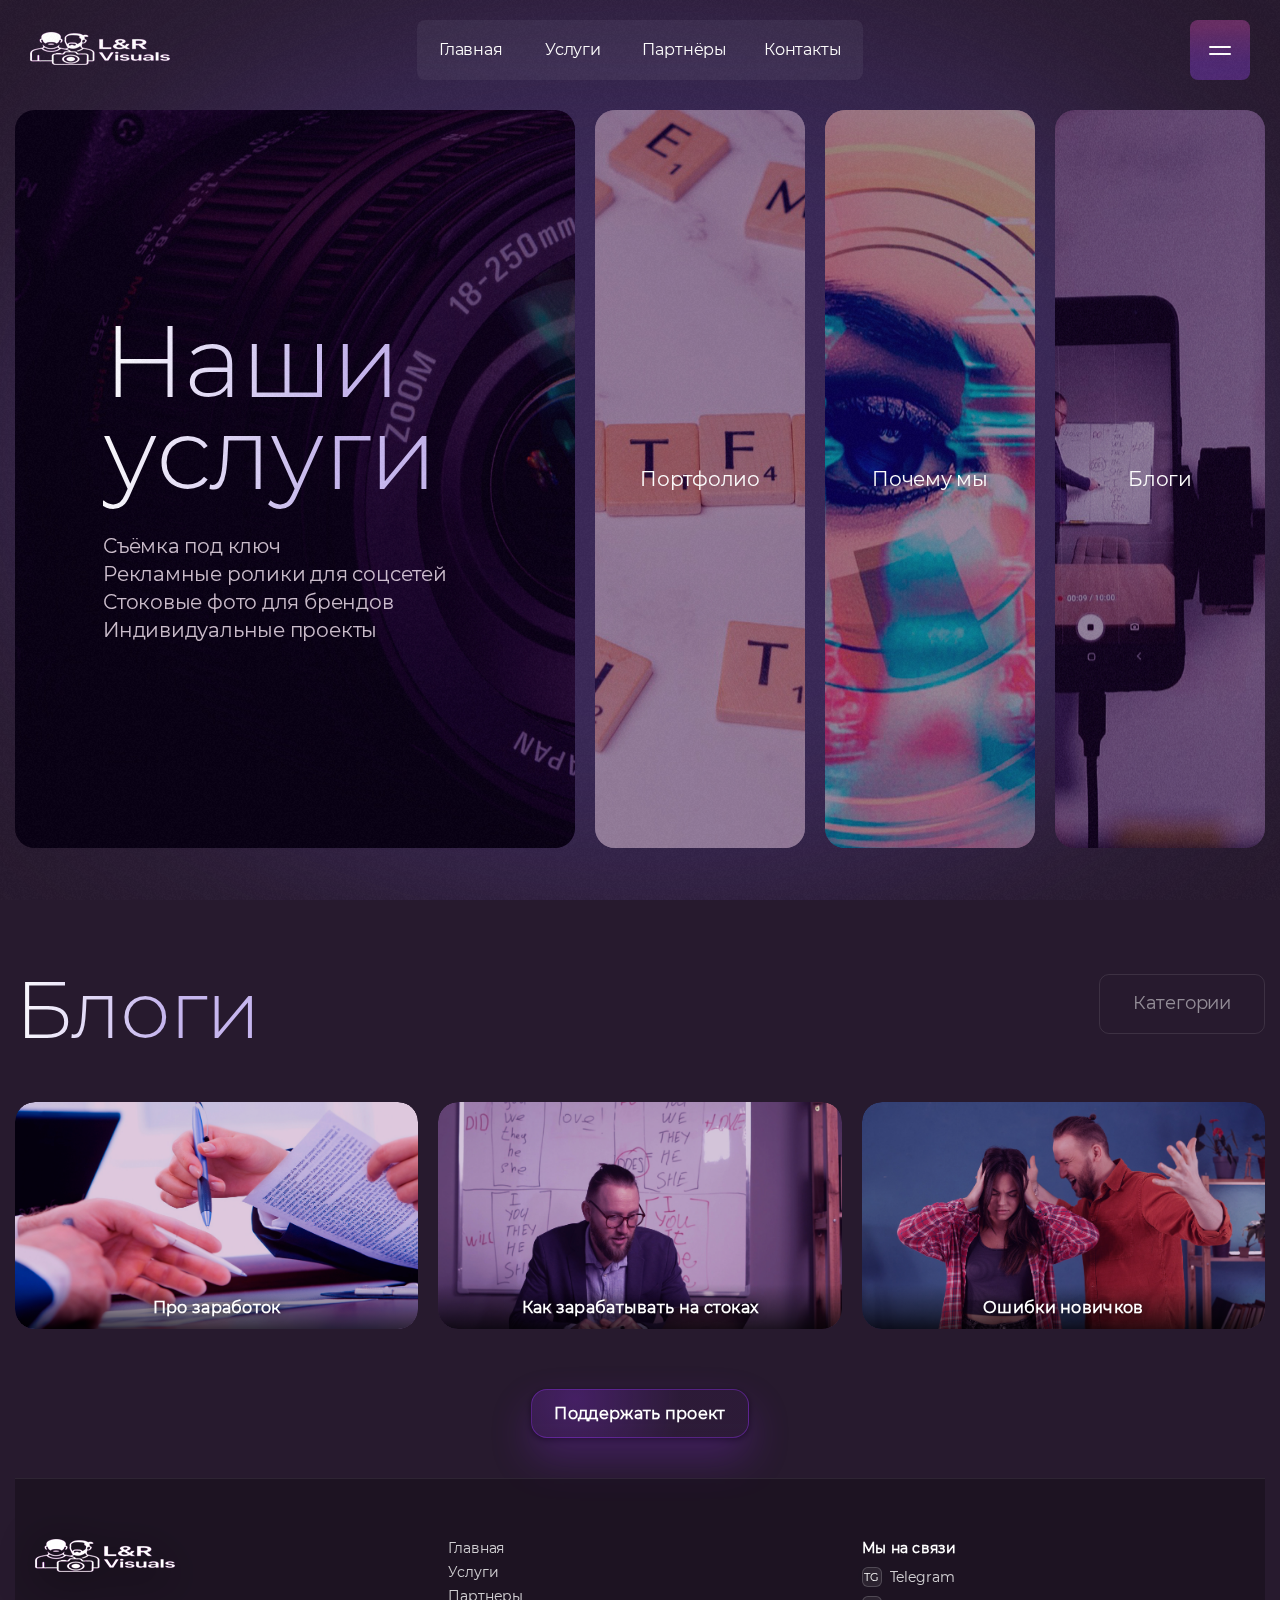
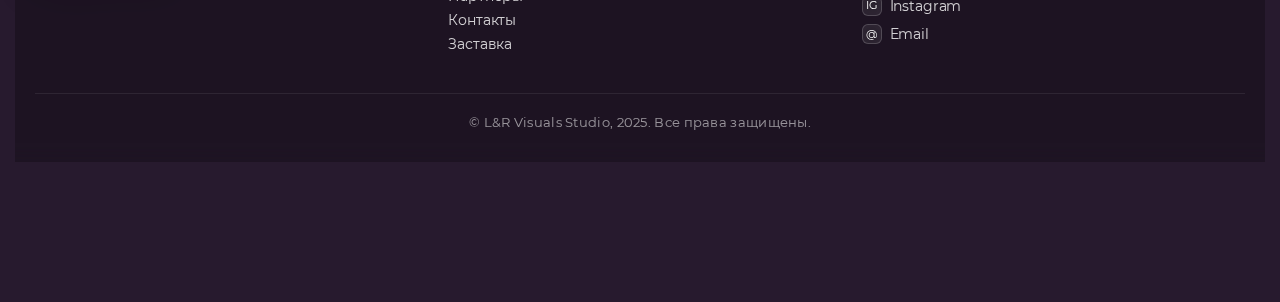
<file: index.html>
<!DOCTYPE html>
<html lang="ru">

<head>
	<meta charset="UTF-8">
	<meta name="viewport" content="width=device-width, initial-scale=1.0">
	<title>L$S Visual</title>

	<link rel="stylesheet" href="styles/main.css">

	<script src="vendor/gsap/gsap.min.js" defer></script>
	<script src="vendor/gsap/ScrollTrigger.min.js" defer></script>
	<script src="vendor/lenis/lenis.min.js" defer></script>

	<script src="scripts/app.js" defer></script>
</head>

<body>

	<div class="pattern"></div>

	<div class="gradient-bg">
		<div class="gradients-contaner">
			<div class="g1"></div>
			<div class="g2"></div>
			<div class="g3"></div>
			<div class="interactive"></div>
		</div>
	</div>

	<header class="header-top">
		<div class="top-line">

			<div class="top-line__left">
				<a href="#" class="logo">
					<img src="assets/images/logo.png" alt="Alt">
				</a>
			</div>

			<div class="top-line__center">
				<nav class="top-mnu">
					<ul>
						<li><a href="#" data-text="Главная">Главная</a></li>
						<li><a href="#" data-text="Услуги">Услуги</a></li>
						<li><a href="#" data-text="Партнёры">Партнёры</a></li>
						<li><a href="#" data-text="Контакты">Контакты</a></li>
					</ul>
				</nav>
			</div>

			<div class="top-line__right">
				<div class="mnu-button">
					<button class="mnu-button__menu">
						<span></span>
						<span></span>
					</button>
				</div>
				<div class="main-menu-background"></div>
				<div class="main-menu">

					<nav class="main-menu__inner">
						<nav class="menu-pro">
							<!-- О студии -->
							<section class="menu-pro__card">
								<h3 class="menu-pro__title">О студии</h3>
								<p class="menu-pro__text">
									L&amp;R Visuals — студия стоковой и рекламной съемки. Делаем фото и видео под ключ: от идеи до
									результата.
								</p>
							</section>

							<!-- Навигация сайта -->
							<section class="menu-pro__card">
								<h3 class="menu-pro__title">Навигация</h3>
								<div class="menu-pro__grid">
									<a href="/">Главная</a>
									<a href="/services">Услуги</a>
									<a href="/partners">Партнеры</a>
									<a href="/contacts">Контакты</a>
									<a href="/portfolio">Портфолио</a>
									<a href="/blog">Блоги</a>
								</div>
							</section>

							<!-- Наши направления (аккордеон) -->
							<section class="menu-pro__card">
								<button class="menu-pro__accordion" type="button" aria-expanded="false" aria-controls="menu-pro-dirs">
									Наши направления
									<svg width="18" height="18" viewBox="0 0 24 24" aria-hidden="true">
										<path d="M6 9l6 6 6-6" fill="none" stroke="currentColor" stroke-width="2" />
									</svg>
								</button>
								<div id="menu-pro-dirs" class="menu-pro__panel" hidden>
									<a href="/services/ads-photo">Рекламная съемка</a>
									<a href="/services/brand-video">Видео для брендов</a>
									<a href="/services/social-content">Контент для соцсетей</a>
									<a href="/services/stock">Стоковые фото</a>
								</div>
							</section>

							<!-- CTA -->
							<section class="menu-pro__cta">
								<a class="menu-pro__btn" href="/brief">Оставить заявку</a>
							</section>

							<!-- Контакты -->
							<section class="menu-pro__card">
								<h3 class="menu-pro__title">Быстрая связь</h3>
								<ul class="menu-pro__contacts">
									<li><a href="https://t.me/smska" target="_blank" rel="noopener">Telegram</a></li>
									<li><a href="mailto:hello@lrvisuals.com">hello@lrvisuals.com</a></li>
									<li><a href="https://instagram.com/" target="_blank" rel="noopener">Instagram</a></li>
								</ul>
							</section>
						</nav>
					</nav>

				</div>
			</div>

		</div>
	</header>

	<div class="container">

		<section class="accordion">

			<div class="accordion__col activ" data-parallax-wrapper>
				<div class="accordion__bg">
					<img src="public/images/ready/Наши услуги.jpg" alt="Alt" data-parallax-target>
				</div>
				<div class="accordion__start">Наши услуги</div>
				<div class="accordion__content">
					<div class="accordion__header">
						<h2>Наши услуги</h2>
					</div>
					<div class="accordion__description">
						<ul>
							<li>Съёмка под ключ</li>
							<li>Рекламные ролики для соцсетей</li>
							<li>Стоковые фото для брендов</li>
							<li>Индивидуальные проекты</li>
						</ul>
					</div>
				</div>
			</div>

			<div class="accordion__col" data-parallax-wrapper>
				<div class="accordion__bg">
					<img src="public/images/ready/Портфолио.jpg" alt="Alt" data-parallax-target>
				</div>
				<div class="accordion__start">Портфолио</div>
				<div class="accordion__content">
					<div class="accordion__header">
						<h2>Портфолио</h2>
					</div>
					<div class="accordion__description">
						Наши лучшие работы: рекламные съёмки, стоковые проекты и индивидуальные заказы. Здесь можно увидеть стиль,
						атмосферу и качество, с которыми мы подходим к каждому кадру.
					</div>
				</div>
			</div>

			<div class="accordion__col" data-parallax-wrapper>
				<div class="accordion__bg">
					<img src="public/images/ready/Почему мы.jpg" alt="Alt" data-parallax-target>
				</div>
				<div class="accordion__start">Почему мы</div>
				<div class="accordion__content">
					<div class="accordion__header">
						<h2>Почему мы?</h2>
					</div>
					<div class="accordion__description">
						Мы — студия стоковой и рекламной съёмки. Делаем фото и видео под ключ: от идеи до готового контента для
						бизнеса. Опыт на международных стоках помогает нам создавать кадры, которые работают и продают.
					</div>
				</div>
			</div>

			<div class="accordion__col" data-parallax-wrapper>
				<div class="accordion__bg">
					<img src="public/images/ready/Блоги.jpg" alt="Alt" data-parallax-target>
				</div>
				<div class="accordion__start">Блоги</div>
				<div class="accordion__content">
					<div class="accordion__header">
						<h2>Блоги</h2>
					</div>
					<div class="accordion__description">
						Делимся опытом и закулисьем: как устроена стоковая индустрия, как строится визуальный контент для брендов и
						как на этом можно зарабатывать. Прямо, понятно и по делу.
					</div>
				</div>
			</div>

		</section>

		<section class="gallery">

			<div class="section-head">
				<h2>Блоги</h2>
				<div class="section-head__right">
					<a href="#" class="btn-secondary">
						<span data-text="all galery">Категории</span>
					</a>
				</div>
			</div>

			<div class="gallery__wrapper">

				<div class="gallery__item">
					<a href="#">
						<div class="gallery__preview">
							<img src="public/images/ready/Про заработок.jpg" alt="alt">
							<div class="gallery__caption"><span>Про заработок</span>
							</div>
						</div>
					</a>
				</div>

				<div class="gallery__item">
					<a href="#">
						<div class="gallery__preview">
							<img src="public/images/ready/Как зар на стоках.jpg" alt="alt">
							<div class="gallery__caption"><span>Как зарабатывать на стоках</span>
							</div>
						</div>
					</a>
				</div>

				<div class="gallery__item">
					<a href="#">
						<div class="gallery__preview">
							<img src="public/images/ready/Ошібки нов.jpg" alt="alt">
							<div class="gallery__caption"><span>Ошибки новичков</span>
							</div>
						</div>
					</a>
				</div>

			</div>

			<!-- Кнопка доната / поддержки -->
<div class="support-block">
	<a class="support-button" href="#">
		Поддержать проект
	</a>
</div>

<!-- ФУТЕР -->
<footer class="site-footer">

	<div class="site-footer__inner">
		<!-- Левая колонка -->
		<div class="footer-col footer-col--brand">
			<div class="footer-logo">
				<img src="assets/images/logo.png" alt="L&R Visuals">
			</div>
		</div>

		<!-- Средняя колонка: навигация -->
		<nav class="footer-col footer-col--nav" aria-label="Навигация по сайту">
			<ul class="footer-nav">
				<li><a href="index.html">Главная</a></li>
				<li><a href="services.html">Услуги</a></li>
				<li><a href="partners.html">Партнеры</a></li>
				<li><a href="contacts.html">Контакты</a></li>
				<li><a href="landing.html">Заставка</a></li>
			</ul>
		</nav>

		<!-- Правая колонка: соцсети -->
		<div class="footer-col footer-col--social">
			<div class="footer-social-title">Мы на связи</div>
			<ul class="footer-social">
				<li>
					<a href="https://t.me/smska" target="_blank" rel="noopener">
						<span class="footer-social__icon footer-social__icon--tg"></span>
						Telegram
					</a>
				</li>
				<li>
					<a href="https://instagram.com/" target="_blank" rel="noopener">
						<span class="footer-social__icon footer-social__icon--ig"></span>
						Instagram
					</a>
				</li>
				<li>
					<a href="mailto:hello@lrvisuals.com">
						<span class="footer-social__icon footer-social__icon--mail"></span>
						Email
					</a>
				</li>
			</ul>
		</div>
	</div>

	<div class="site-footer__legal">
		© L&R Visuals Studio, 2025. Все права защищены.
	</div>

</footer>

		</section>

	</div>

</body>

</html>
</file>
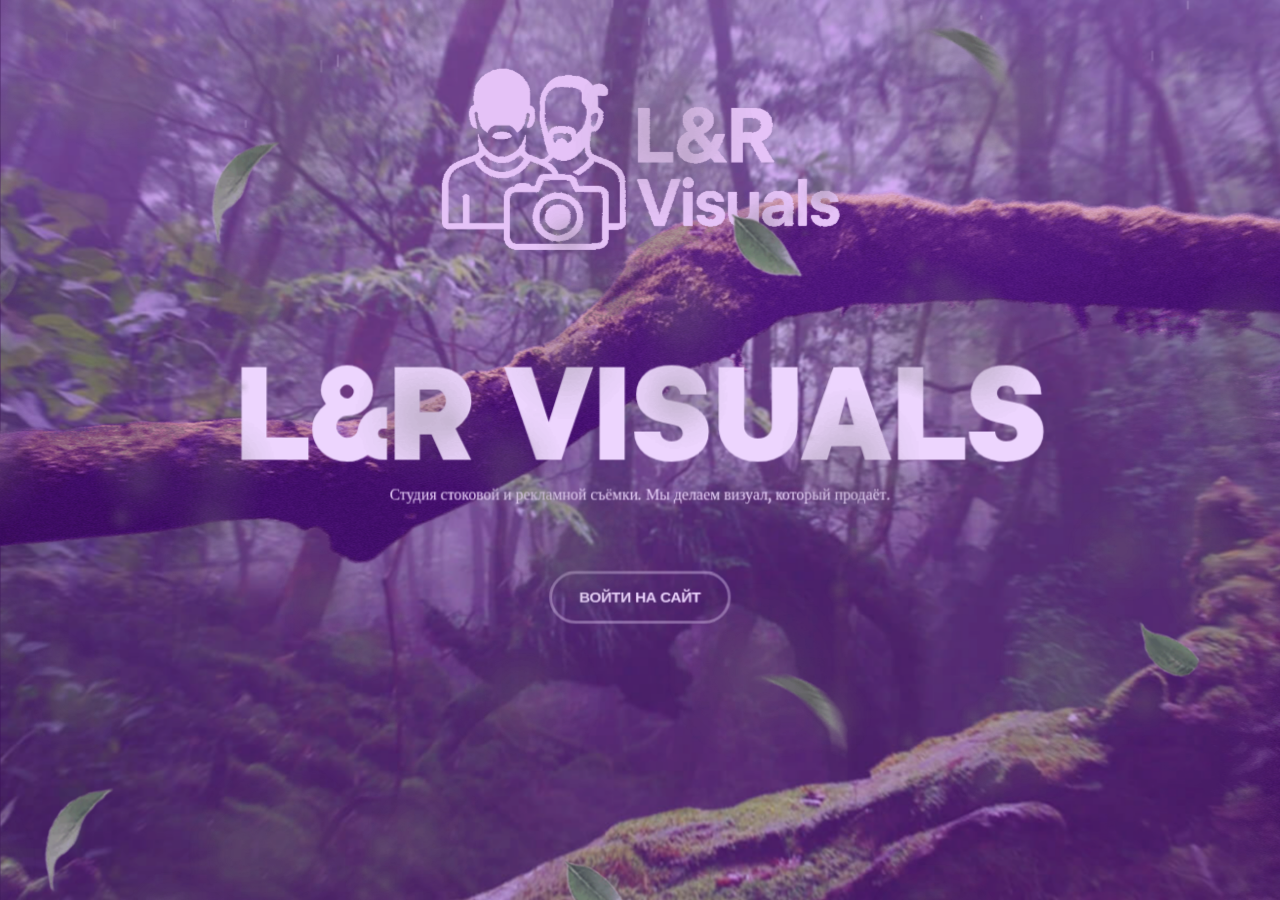
<file: landing.html>
<!DOCTYPE html>
<html lang="ru">
<head>
  <meta charset="UTF-8">
  <meta name="viewport" content="width=device-width,initial-scale=1.0">
  <title>L&R Visuals</title>

  <!-- стили ровно как в твоей версии -->
  <link rel="stylesheet" href="landing/css/main.css">

  <!-- наш скрипт параллакса -->
  <script src="landing/js/app.js" defer></script>

  <!-- дождь, если он у тебя уже подключен как libs/rain.js -->
  <script src="libs/rain.js" defer></script>
</head>
<body>


  <section class="layers">
    <div class="layers__container">

      <div class="layers__item layer-1" style="background-image: url(landing/img/layer-1.jpg);"></div>
      <div class="layers__item layer-2" style="background-image: url(landing/img/layer-2.png);"></div>

      <div class="layers__item layer-3">
        <div class="hero-content">
          <h1>L&amp;R Visuals</h1>

          <div class="hero-content__p">
            Студия стоковой и рекламной съёмки. Мы делаем визуал, который продаёт.
          </div>

          <button class="button-start" id="enterSiteBtn">
            Войти на сайт
          </button>
        </div>
      </div>

      <div class="layers__item layer-4">
        <canvas class="rain"></canvas>
      </div>

			<div class="layers__item layer-logo">
      <div class="logo" style="background-image: url(landing/img/logo.png);"></div>
    </div>

      <div class="layers__item layer-5" style="background-image: url(landing/img/layer-5.png);"></div>
      <div class="layers__item layer-6" style="background-image: url(landing/img/layer-6.png);"></div>

    </div>
  </section>

  <script>
    // переход на основную страницу
    document.getElementById('enterSiteBtn').addEventListener('click', () => {
      window.location.href = 'index.html'; // здесь путь на твою текущую главную
    });
  </script>

</body>
</html>
</file>
<file: styles/main.css>
@import url(./fonts.css);
@import url(./animations.css);
@import url(./variables.css);
@import url(../vendor/lenis/lenis.css);
@import url(./menu-pro.css);

* {
	margin: 0;
	padding: 0;
	box-sizing: border-box;
	letter-spacing: -.011em;
}

html, body {
	height: auto;
}

body {
	background-color: var(--dark);
	color: #fff;
	font-family: montserat-s, sans-serif;
	min-width: 320px;
}

a {
	text-decoration: none;
	color: #fff;
}

ul {
	list-style: none;
	padding: 0;
	margin: 0;
}

.pattern {
	content: '';
	position: fixed;
	z-index: 1000;
	inset: 0;
	pointer-events: none;
	background: url(../assets/images/noise.png);
	opacity: .02;
}

.gradient-bg {
	width: 100vw;
	height: 100vh;
	position: fixed;
	overflow: hidden;
	inset: 0;
}

.gradients-contaner {
	width: 100%;
	height: 100%;
	filter: blur(100px);
	transform: translate3d(0, 0, 0);
}

.gradients-contaner > div {
	border-radius: 50%;
	opacity: .2;
}

.g1 {
	mix-blend-mode: var(--blending);
	background: radial-gradient(circle at center,
	rgba(var(--color1)) 0,
	rgba(var(--color1)) 50%
	) no-repeat;
	position: absolute;
	width: var(--circle-size);
	height: var(--circle-size);
	top: calc(100% - var(--circle-size) / 2);
	left: calc(100% - var(--circle-size) / 2);
	transform-origin: center center;
	animation: moveVertical 30s ease infinite;
}

.g2 {
	mix-blend-mode: var(--blending);
	background: radial-gradient(circle at center,
	rgba(var(--color2)) 0,
	rgba(var(--color2)) 50%
	) no-repeat;
	position: absolute;
	width: var(--circle-size);
	height: var(--circle-size);
	top: calc(10% - var(--circle-size) / 2);
	left: calc(10% - var(--circle-size) / 2);
	transform-origin: calc(50% - 400px);
	animation: moveInCircle 20s reverse infinite;
}

.g3 {
	mix-blend-mode: var(--blending);
	background: radial-gradient(circle at center,
	rgba(var(--color3)) 0,
	rgba(var(--color3)) 50%
	) no-repeat;
	position: absolute;
	width: var(--circle-size);
	height: var(--circle-size);
	top: calc(50% - var(--circle-size) / 2 + 200px);
	left: calc(50% - var(--circle-size) / 2 + 500px);
	transform-origin: calc(50% + 400px);
	animation: moveInCircle 40s linear infinite;
}

.interactive {
	mix-blend-mode: var(--blending);
	background: radial-gradient(circle at center,
	rgba(var(--color4)) 0,
	rgba(var(--color4)) 50%
	) no-repeat;
	position: absolute;
	width: 100%;
	height: 100%;
	top: 50%;
	left: 50%;
	transform: translate(-50%, -50%);
	transform-origin: center center;
}

.container {
	padding-left: 15px;
	padding-right: 15px;
	margin-left: auto;
	margin-right: auto;
	padding-top: 110px;
	width: calc(1360px + 30px);
	max-width: 100%;
}

.header-top {
	position: fixed;
	top: 0;
	left: 0;
	right: 0;
	padding-left: 30px;
	padding-right: 30px;
	padding-top: 20px;
	pointer-events: none;
	z-index: 100;
}

.top-line {
	display: flex;
	gap: 50px;
}

.top-line__left {
	width: 20%;
	display: flex;
	align-items: center;
}

.top-line__center {
	display: flex;
	justify-content: center;
	flex: 1 1 0%;
}

.top-line__right {
	width: 20%;
	display: flex;
	justify-content: flex-end;
	align-items: center;
}

.top-mnu {
	background: rgb(255, 255, 255, .05);
	border-radius: var(--radius);
	padding: 4px;
	backdrop-filter: blur(15px);
}

.top-mnu ul {
	display: flex;
	gap: 2px;
}

.top-mnu a {
	position: relative;
	font-size: 16px;
	line-height: 120%;
	height: 52px;
	display: flex;
	align-items: center;
	justify-content: center;
	padding: 0 17.5px;
	border-radius: var(--radius);
	min-width: 100px;
}

.top-mnu a::before {
	content: '';
	position: absolute;
	inset: 0;
	background-color: rgb(255, 255, 255, .05);
	transform: scale(.925);
	transition: var(--transition);
	opacity: 0;
	border-radius: var(--radius);
}

.top-mnu a::after {
	position: absolute;
	inset: 0;
	display: flex;
	justify-content: center;
	align-items: center;
	background: var(--gradient-1);
	background-clip: text;
	text-fill-color: transparent;
	-webkit-text-fill-color: transparent;
	content: attr(data-text);
	opacity: 0;
	transition: var(--transition);
}

.top-mnu a:hover::before {
	opacity: 1;
	transform: scaleX(1);
}

.top-mnu a:hover::after {
	opacity: .5;
}

.logo, .top-mnu, .mnu-button {
	pointer-events: auto;
}

.main-menu {
	opacity: 0;
	visibility: hidden;
	position: fixed;
	top: 10px;
	right: 10px;
	bottom: 10px;
	z-index: 7;
	width: 815px;
	overflow-y: auto;
	background: rgba(255, 255, 255, .1);
	backdrop-filter: blur(30px);
	transform-origin: right top;
	border-radius: 10px;
	pointer-events: auto;
	transform: scale(0) translate(0, 0) rotate(.001deg);
	transition: var(--transition-mnu);
}

.main-menu.active {
transform: scale(1) translate(0, 0) rotate(.001deg);
opacity: 1;
visibility: visible;
}

.main-menu__inner {
	padding: 76px 40px 80px;
	display: flex;
	gap: 50px;
	min-height: 100%;
	flex-direction: column;
	justify-content: space-between;
}

.main-menu__inner li {
	position: relative;
}

.main-menu__inner li a {
	font-size: 60px;
	font-weight: 300;
	line-height: 143%;
	display: block;
	position: relative;
	transition: var(--transition);
	border-bottom: 1px solid rgba(255, 255, 255, .1);
}

.main-menu__inner a span {
	content: '';
	position: absolute;
	left: 0;
	bottom: -1px;
	height: 1px;
	width: 100%;
	transform-origin: right;
	transform: scaleX(0);
	transition: transform .5s;
	background: var(--gradient-1);
	opacity: .3;
}

.main-menu__inner a::after {
	content: attr(data-text);
	position: absolute;
	left: 0;
	background: var(--gradient-1);
	background-clip: text;
	-text-fill-color: transparent;
	-webkit-text-fill-color: transparent;
	opacity: 0;
	z-index: 1;
	transition: var(--transition);
}

.main-menu__inner a:hover::after {
opacity: .5;
}

.main-menu__inner a:hover span {
	transform-origin: left;
	transform: scaleX(1);
}

.mnu-button__menu {
	width: 60px;
	height: 60px;
	background: rgb(255, 255, 255, .05);
	border-radius: var(--radius);
	border: none;
	cursor: pointer;
	z-index: 10;
	position: relative;
	display: flex;
	align-items: center;
	justify-content: center;
	flex-direction: column;
	gap: 5px;
	backdrop-filter: blur(15px);
}

.mnu-button__menu span {
	width: 22px;
	height: 2px;
	background: #fff;
	display: block;
	border-radius: var(--radius);
	transition: var(--transition-mnu);
}

.mnu-button__menu:hover span:first-child {
	transform: translateY(1px);
}

.mnu-button__menu:hover span:last-child {
	transform: translateY(-1px);
}

.mnu-button__menu::after {
	content: '';
	position: absolute;
	inset: 0;
	background: var(--gradient-2);
	border-radius: var(--radius);
	z-index: -1;
	opacity: .3;
	transition: var(--transition);
}

.mnu-button__menu:hover::after {
	opacity: 1;
}

.mnu-button__menu.active span:first-child {
	transform: translateY(3px) rotate(45deg);
}

.mnu-button__menu.active span:last-child {
	transform: translateY(-4px) rotate(-45deg);
}

.main-menu-background {
	position: fixed;
	inset: 0;
	background-color: rgba(24, 2, 36, .85);
	z-index: 5;
	pointer-events: auto;
	opacity: 0;
	visibility: hidden;
	transition: var(--transition-mnu);
}

.main-menu-background.active {
	opacity: 1;
	visibility: visible;
}

.accordion {
	display: flex;
	gap: 20px;
}

.accordion__col {
	position: relative;
	z-index: 1;
	height: 82vh;
	overflow: hidden;
	border-radius: 20px;
	display: flex;
	flex: 1;
	align-items: center;
	min-width: 210px;
	cursor: pointer;
	transition: all 1s;
}

.accordion__bg {
	position: absolute;
	inset: 0;
	z-index: -1;
	transition: all 1s;
}

.accordion__bg img {
	display: block;
}
.accordion__bg::after {
	content: '';
	position: absolute;
	inset: 0;
	background: #180224;
	opacity: .35;
}

[data-parallax-target] {
	height: 120%;
	width: 110%;
	object-fit: cover;
	position: absolute;
	inset: 0;
	top: -10%;
	transform-origin: 50% 50%;
}

.accordion__col.activ {
	width: 100%;
	flex: 5;
}

.accordion__start {
	display: flex;
	align-items: center;
	justify-content: center;
	position: absolute;
	inset: 0;
	font-size: 20px;
	transition: var(--transition);
	transition-delay: .3s;
}

.accordion__col.activ .accordion__start {
	opacity: 0;
	transition-delay: .1s;
}

.accordion__content {
	padding: 0 88px;
}

.accordion__header {
	overflow: hidden;
	margin-bottom: 23px;
	padding-bottom: 10px;
}

.accordion__header h2 {
	font-weight: 300;
	font-size: 100px;
	line-height: 92%;
	padding-bottom: 10px;
	margin-bottom: -10px;
	background: var(--gradient-3);
	-text-fill-color: transparent;
	-webkit-text-fill-color: transparent;
	background-clip: text;
	display: inline-block;
	opacity: 0;
	visibility: hidden;
	transform: translate(0, 130%) rotate(10deg);
	transition: var(--transition);
	transition-duration: 1s;
}

.accordion__col.activ .accordion__header h2 {
	opacity: 1;
	visibility: visible;
	transform: translate(0, 0) rotate(0);
}

.accordion__description {
	width: 383px;
	font-weight: 400;
	color: #ffeffd;
	font-size: 20px;
	line-height: 140%;
	opacity: 0;
	transform: translate(0, 20%);
	transition: var(--transition);
	transition-duration: 1s;
	font-kerning: none;
}

.accordion__col.activ .accordion__description {
	opacity: .8;
	transform: translate(0, 0);
}

.gallery {
	margin-bottom: 20px;
	margin-top: 120px;
	padding-bottom: 120px;
}

/* сетка */
.gallery__wrapper {
	display: grid;
	gap: 20px;
	grid-template-columns: repeat(3, minmax(0, 1fr));
}

/* каждая карточка */
.gallery__item {
	position: relative;
	border-radius: 20px;
	overflow: hidden;
	/* больше НЕ задаём height тут */
}

/* зона с картинкой + подписью поверх */
.gallery__preview {
	position: relative;
	width: 100%;
	border-radius: 20px;
	overflow: hidden;

	/* фиксируем соотношение сторон для ВСЕХ карточек одинаково */
	aspect-ratio: 16 / 9;
	/* это гарантирует, что высота у всех карточек одна и та же */
}

/* сама картинка */
.gallery__preview img {
	position: absolute;
	inset: 0;
	width: 100%;
	height: 100%;
	object-fit: cover;
	display: block;
	border-radius: inherit;
}

/* плашка с подписью */
.gallery__caption {
	position: absolute;
	left: 0;
	right: 0;
	bottom: 0;

	display: flex;
	justify-content: center;
	align-items: center;
	text-align: center;

	padding: 14px 12px 12px;

	border-bottom-left-radius: inherit;
	border-bottom-right-radius: inherit;

	background: linear-gradient(
		to top,
		rgba(0,0,0,0.7) 0%,
		rgba(0,0,0,0.4) 40%,
		rgba(0,0,0,0) 100%
	);

	opacity: 1;         /* делаем видно всегда, без прыжков */
	transition: opacity .25s ease;
	pointer-events: none;
}

.gallery__caption span {
	color: #fff;
	font-size: 1rem;
	font-weight: 600;
	letter-spacing: 0.3px;
	text-shadow: 0 0 8px rgba(0,0,0,.8);
	transition: color .25s ease, text-shadow .25s ease;
}

/* hover-эффект: фиолетовое свечение */
.gallery__item:hover .gallery__caption span {
	color: #caa8ff;
	text-shadow: 0 0 12px rgba(202,168,255,.6),
	             0 4px 20px rgba(0,0,0,.9);
}

.section-head {
	margin-bottom: 50px;
	display: flex;
	justify-content: space-between;
}

.section-head h2 {
	font-weight: 300;
	font-size: 80px;
	line-height: 105%;
	background: var(--gradient-3);
	text-fill-color: transparent;
	-webkit-text-fill-color: transparent;
	background-clip: text;
	display: inline-block;
}

.section-head__right {
	margin-top: 6px;
}

.btn-secondary {
	height: 60px;
	display: inline-flex;
	align-items: center;
	padding-left: 34px;
	padding-right: 34px;
	font-size: 18px;
	line-height: 130%;
	font-weight: 400;
	color: rgba(255, 255, 255, .5);
	border-radius: 10px;
	position: relative;
	transition: var(--transition);
}

.btn-secondary::after {
	content: '';
	position: absolute;
	inset: 0;
	border-radius: 10px;
	border: 1px solid rgba(255, 255, 255, .1);
	transition: var(--transition);
}

.btn-secondary:hover {
color: transparent;
}

.btn-secondary:hover::after {
	background: rgb(255, 255, 255, .05);
	transform: scale(1.05);
}

.btn-secondary span {
	position: relative;
}

.btn-secondary span ::after {
	content: attr(data-text);
	position: absolute;
	inset: 0;
	background: var(--gradient-1);
	text-fill-color: transparent;
	-webkit-text-fill-color: transparent;
	background-clip: text;
	transition: var(--transition);
	opacity: 0;
}

.btn-secondary:hover span ::after {
	opacity: 1;
}

@media (max-width: 991.98px) {
	.top-line__center {
		display: none;
	}
	.top-line {
		justify-content: space-between;
	}
	.accordion__content {
		padding: 0 20px;
	}
	.accordion__header h2 {
		font-size: 65px;
	}
	.accordion__description {
		width: 260px;
		font-size: 16px;
	}
	.main-menu {
		width: 97%;
	}
}

@media (max-width: 767.98px) {
	.accordion {
		flex-direction: column;
	}
	.accordion__description {
		width: 100%;
	}
	.accordion__start {
		display: none;
	}
	.accordion__header h2 {
		visibility: visible;
		opacity: 1;
		transform: translate(0, 0) rotate(0);
	}
	.accordion__description {
		opacity: 8;
		transform: translate(0, 0);
	}
	.accordion__content {
		padding-top: 25px;
		padding-bottom: 30px;
	}
	.section-head h2 {
		font-size: 65px;
	}
	.gallery__wrapper {
		grid-template-columns: repeat(2, minmax(0, 1fr));
	}
	.gallery {
		margin-top: 65px;
	}
}
/* адаптив для карточек галереи */
@media (max-width: 1024px) {
	.gallery__wrapper {
		grid-template-columns: repeat(2, minmax(0, 1fr));
		gap: 16px;
	}

	.gallery__caption span {
		font-size: 0.95rem;
	}
}

@media (max-width: 640px) {
	.gallery__wrapper {
		grid-template-columns: 1fr;
		gap: 16px;
	}

	.gallery__preview {
		aspect-ratio: 4 / 3;
	}

	.gallery__caption span {
		font-size: 1rem;
	}
}

@media (max-width: 575.98px) {
	.section-head {
		flex-direction: column;
	}
	.gallery__wrapper {
		grid-template-columns: auto;
	}
	.main-menu__inner li a {
		font-size: 45px;
	}
}
.support-block {
	display: flex;
	justify-content: center;
	align-items: center;
	padding: 60px 20px 40px;
}

.support-button {
	display: inline-flex;
	align-items: center;
	justify-content: center;

	padding: 14px 22px;
	border-radius: 16px;

	/* фон в стиле проекта: полупрозрачный с фиолетовым акцентом */
	background: radial-gradient(
		circle at 20% 20%,
		rgba(148, 48, 242, 0.28) 0%,
		rgba(148, 48, 242, 0.05) 60%
	);
	border: 1px solid rgba(148, 48, 242, 0.4);

	color: #fff;
	font-size: 1rem;
	font-weight: 600;
	letter-spacing: 0.3px;
	text-decoration: none;

	box-shadow: 0 20px 40px rgba(148,48,242,.25),
	            0 2px 6px rgba(0,0,0,.6);

	transition: all .25s ease;
	backdrop-filter: blur(6px);
}

.support-button:hover {
	box-shadow: 0 30px 60px rgba(148,48,242,.4),
	            0 4px 12px rgba(0,0,0,.8);
	background: radial-gradient(
		circle at 20% 20%,
		rgba(148, 48, 242, 0.4) 0%,
		rgba(148, 48, 242, 0.08) 60%
	);
	border-color: rgba(255,255,255,.4);
	color: #fff;
}
.site-footer {
	padding: 60px 20px 30px;
	background: rgba(0,0,0,0.25); /* ровная тёмная подложка без странных углов */
	backdrop-filter: blur(8px);
	border-top: 1px solid rgba(255,255,255,.08);
	color: #fff;
}

.site-footer__inner {
	max-width: 1280px;
	margin: 0 auto;
	display: grid;
	grid-template-columns: repeat(3, minmax(0,1fr));
	gap: 30px;
	align-items: flex-start;
}

/* логотип */
.footer-logo img {
	display: block;
	max-width: 140px; /* твой размер логотипа 140x33 */
	height: auto;
	filter: drop-shadow(0 10px 20px rgba(0,0,0,.8));
}

/* навигация */
.footer-nav {
	list-style: none;
	margin: 0;
	padding: 0;
	display: grid;
	gap: 6px;
	font-size: .9rem;
}
.footer-nav li a {
	color: rgba(255,255,255,.8);
	text-decoration: none;
	transition: all .2s ease;
}
.footer-nav li a:hover {
	color: #caa8ff;
	text-shadow: 0 0 12px rgba(202,168,255,.6),
	             0 4px 20px rgba(0,0,0,.9);
}

/* соцсети */
.footer-social-title {
	font-size: .9rem;
	font-weight: 600;
	color: #fff;
	margin-bottom: 10px;
	letter-spacing: .3px;
}

.footer-social {
	list-style: none;
	margin: 0;
	padding: 0;
	display: grid;
	gap: 8px;
	font-size: .9rem;
}

.footer-social li a {
	color: rgba(255,255,255,.8);
	text-decoration: none;
	display: inline-flex;
	align-items: center;
	gap: 8px;
	line-height: 1.3;
	transition: all .2s ease;
}
.footer-social li a:hover {
	color: #caa8ff;
	text-shadow: 0 0 12px rgba(202,168,255,.6),
	             0 4px 20px rgba(0,0,0,.9);
}
.footer-social li a:hover .footer-social__icon {
	border-color: rgba(202,168,255,.5);
	background: radial-gradient(
		circle at 20% 20%,
		rgba(148,48,242,.35) 0%,
		rgba(148,48,242,.05) 60%
	);
	box-shadow: 0 0 14px rgba(202,168,255,.5);
	color: #fff;
}
/* псевдо-иконки соцсетей (минимальные круглые метки) */
.footer-social__icon {
	width: 20px;
	height: 20px;
	border-radius: 6px;
	background: rgba(255,255,255,.08);
	border: 1px solid rgba(255,255,255,.18);
	display: inline-flex;
	align-items: center;
	justify-content: center;
	font-size: 11px;
	line-height: 1;
	color: #fff;
	font-weight: 500;
	text-shadow: 0 0 8px rgba(0,0,0,.8);
}

/* подписи для иконок */
.footer-social__icon--tg::before {
	content: "TG";
}
.footer-social__icon--ig::before {
	content: "IG";
}
.footer-social__icon--mail::before {
	content: "@";
}

/* нижняя строка копирайта */
.site-footer__legal {
	max-width: 1280px;
	margin: 40px auto 0;
	padding-top: 20px;
	border-top: 1px solid rgba(255,255,255,.08);

	text-align: center;
	font-size: .8rem;
	line-height: 1.4;
	color: rgba(255,255,255,.55);
	letter-spacing: .3px;
}
@media (max-width: 900px) {
	.site-footer__inner {
		grid-template-columns: 1fr 1fr;
		gap: 24px;
	}

	.footer-col--brand {
		grid-column: span 2;
	}

	.footer-logo img {
		margin-bottom: 10px;
	}
}
@media (max-width: 600px) {
	.site-footer__inner {
		grid-template-columns: 1fr;
		text-align: center;
		gap: 32px;
	}

	.footer-col--brand,
	.footer-col--nav,
	.footer-col--social {
		text-align: center;
		justify-self: center;
	}

	.footer-logo img {
		margin-left: auto;
		margin-right: auto;
	}

	.footer-nav {
		text-align: center;
	}
	.footer-nav li a {
		display: inline-block;
		padding: 4px 0;
	}

	.footer-social {
		justify-items: center;
	}
}
</file>
<file: landing/css/main.css>
* {
	margin: 0;
	padding: 0;
	box-sizing: border-box;
}
:root {
	--index: calc(1vw + 1vh);
	--transition: 1.5s cubic-bezier(.05, .5, 0, 1);
}
@font-face {
	font-family: kamerik-3d;
	src: url(../fonts/kamerik205-heavy.woff2);
	font-weight: 900;
}
@font-face {
	font-family: merriweather-italic-3d;
	src: url(../fonts/merriweather-regular-italic.woff2);
}
body {
	background-color: #000;
	color: #fff;
	font-family: kamerik-3d;
}
.logo {
	--logo-size: calc(var(--index) * 15);
	width: var(--logo-size);
	height: var(--logo-size);

	background-repeat: no-repeat;
	background-size: contain;
	background-position: center;

	/* позиция внутри layer-logo */
	transform: translate3d(
		calc(var(--move-x) * 0.3),
		calc(var(--move-y) * 0.3),
		0
	);
	margin-top: calc(var(--index) * 5.5);

	pointer-events: none;
	transition: transform 0.06s linear;
}

.layers {
	perspective: 1000px;
	overflow: hidden;
}
.layers__container {
	height: 100vh;
	min-height: 500px;
	transform-style: preserve-3d;
	transform: rotateX(var(--move-y)) rotateY(var(--move-x));
	will-change: transform;
	transition: transform var(--transition);
}
.layers__item {
	position: absolute;
	inset: -5vw;
	background-size: cover;
	background-position: center;
	display: flex;
	align-items: center;
	justify-content: center;
}
.layer-1 {
	transform: translateZ(-55px) scale(1.6);
}
.layer-2 {
	transform: translateZ(80px) scale(.99);
}
.layer-3 {
	transform: translateZ(180px) scale(.8);
}
.layer-4 {
	transform: translateZ(190px) scale(.9);
}
.layer-5 {
	transform: translateZ(300px) scale(.9);
}
.layer-6 {
	transform: translateZ(380px);
}
.layer-logo {
	transform: translateZ(260px) scale(.9);
	display: flex;
	justify-content: center;
	align-items: flex-start;
	pointer-events: none;
}
.hero-content {
	font-size: calc(var(--index) * 2.9);
	text-align: center;
	text-transform: uppercase;
	letter-spacing: calc(var(--index) * -.15);
	line-height: 1.35em;
	margin-top: calc(var(--index) * 5.5);
}
.hero-content span {
	display: block;
}
.hero-content__p {
	text-transform: none;
	font-family: merriweather-italic-3d;
	letter-spacing: normal;
	font-size: calc(var(--index) * .73);
	line-height: 3;
}
.button-start {
	font-family: Arial;
	font-weight: 600;
	text-transform: uppercase;
	font-size: calc(var(--index) * .71);
	letter-spacing: -.02vw;
	padding: calc(var(--index) * .7) calc(var(--index) * 1.25);
	background-color: transparent;
	color: #fff;
	border-radius: 10em;
	border: rgb(255 255 255 / .4) 3px solid;
	outline: none;
	cursor: pointer;
	margin-top: calc(var(--index) * 2.5);
}
.layer-4, .layer-5, .layer-6 {
	pointer-events: none;
}
</file>
